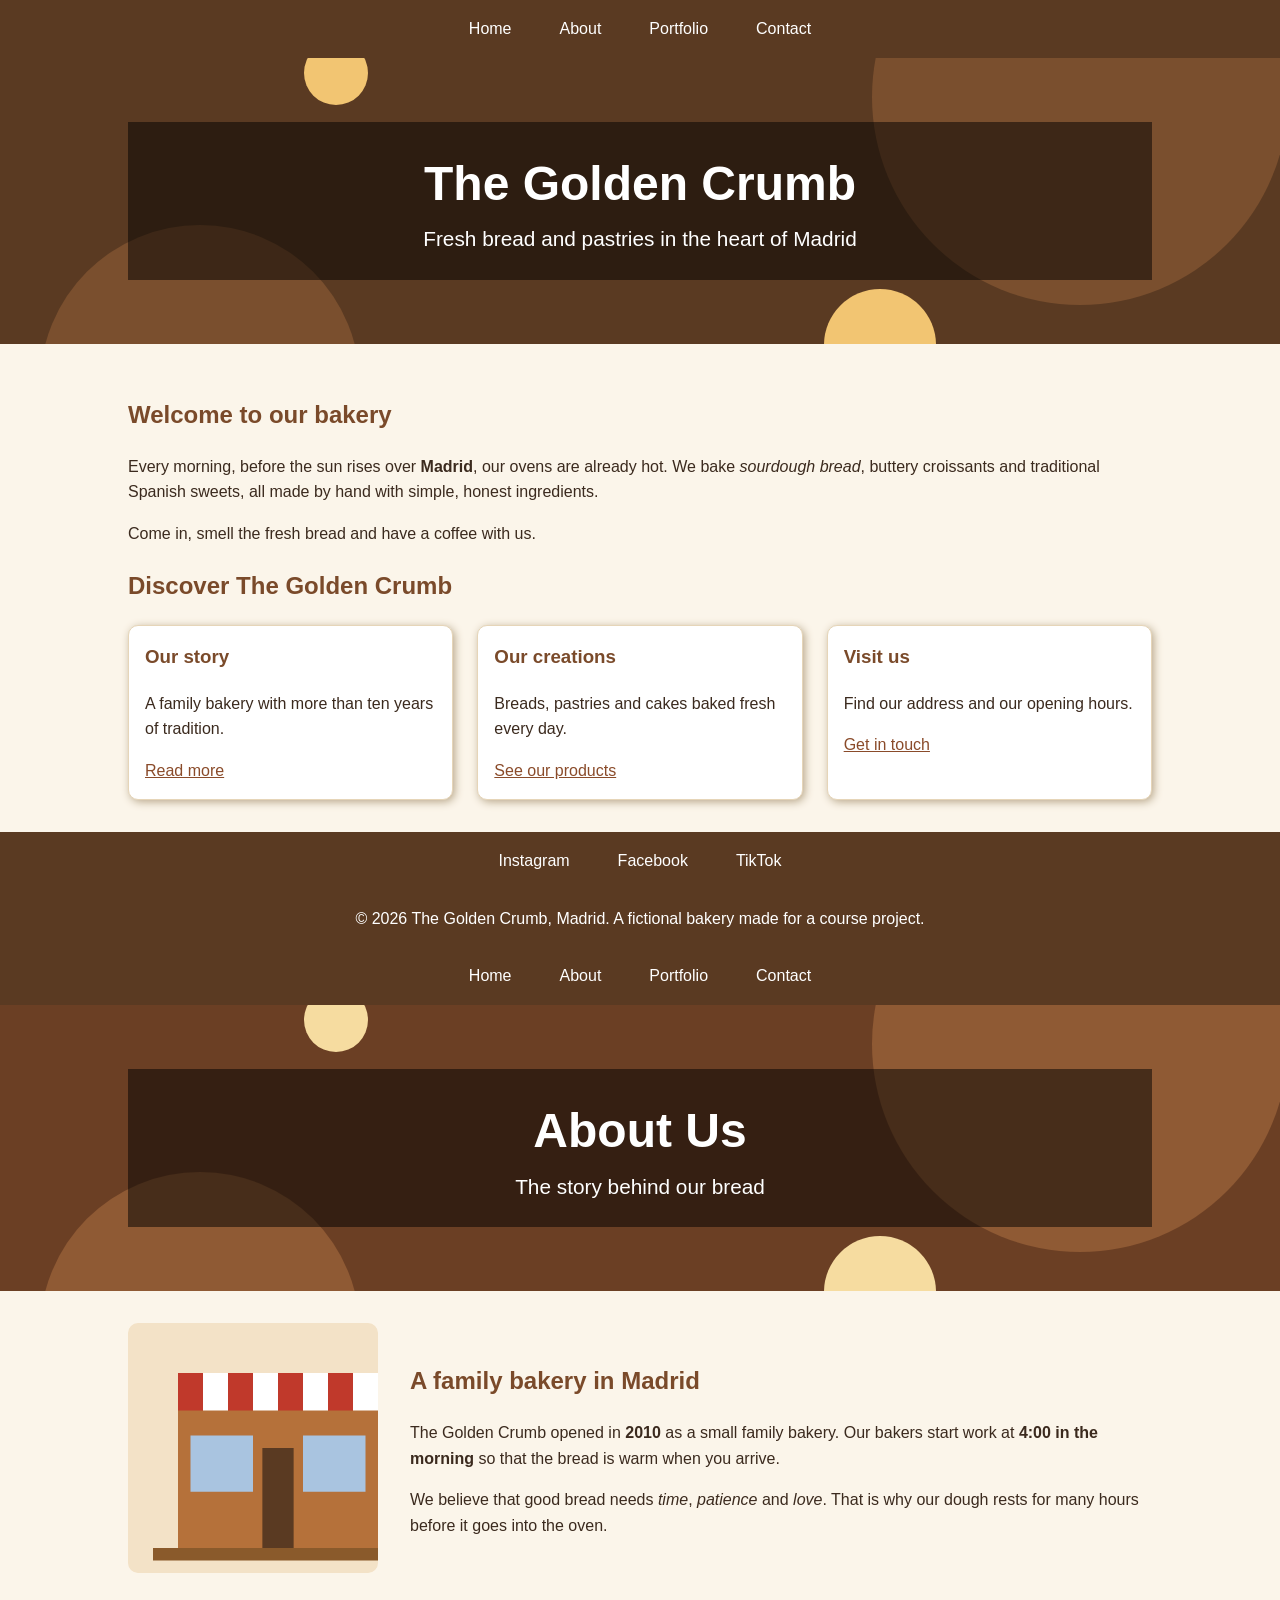
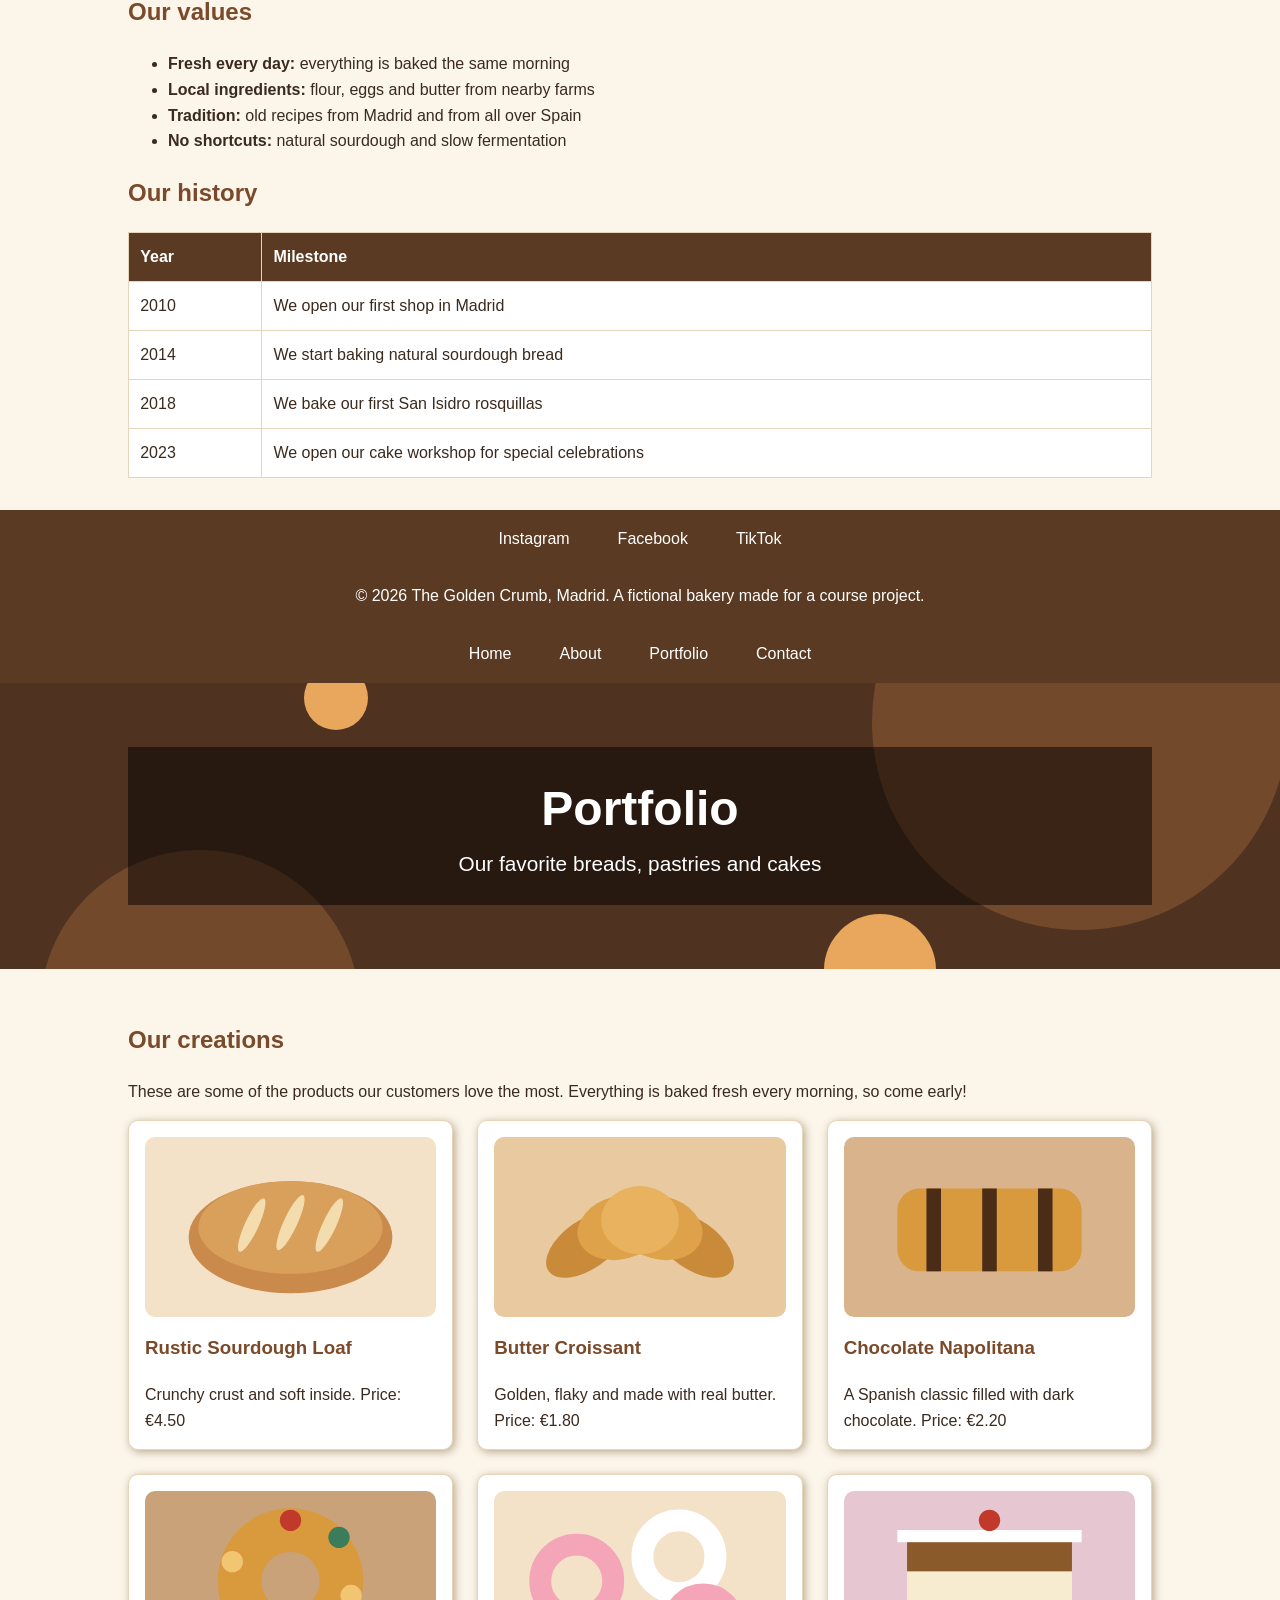
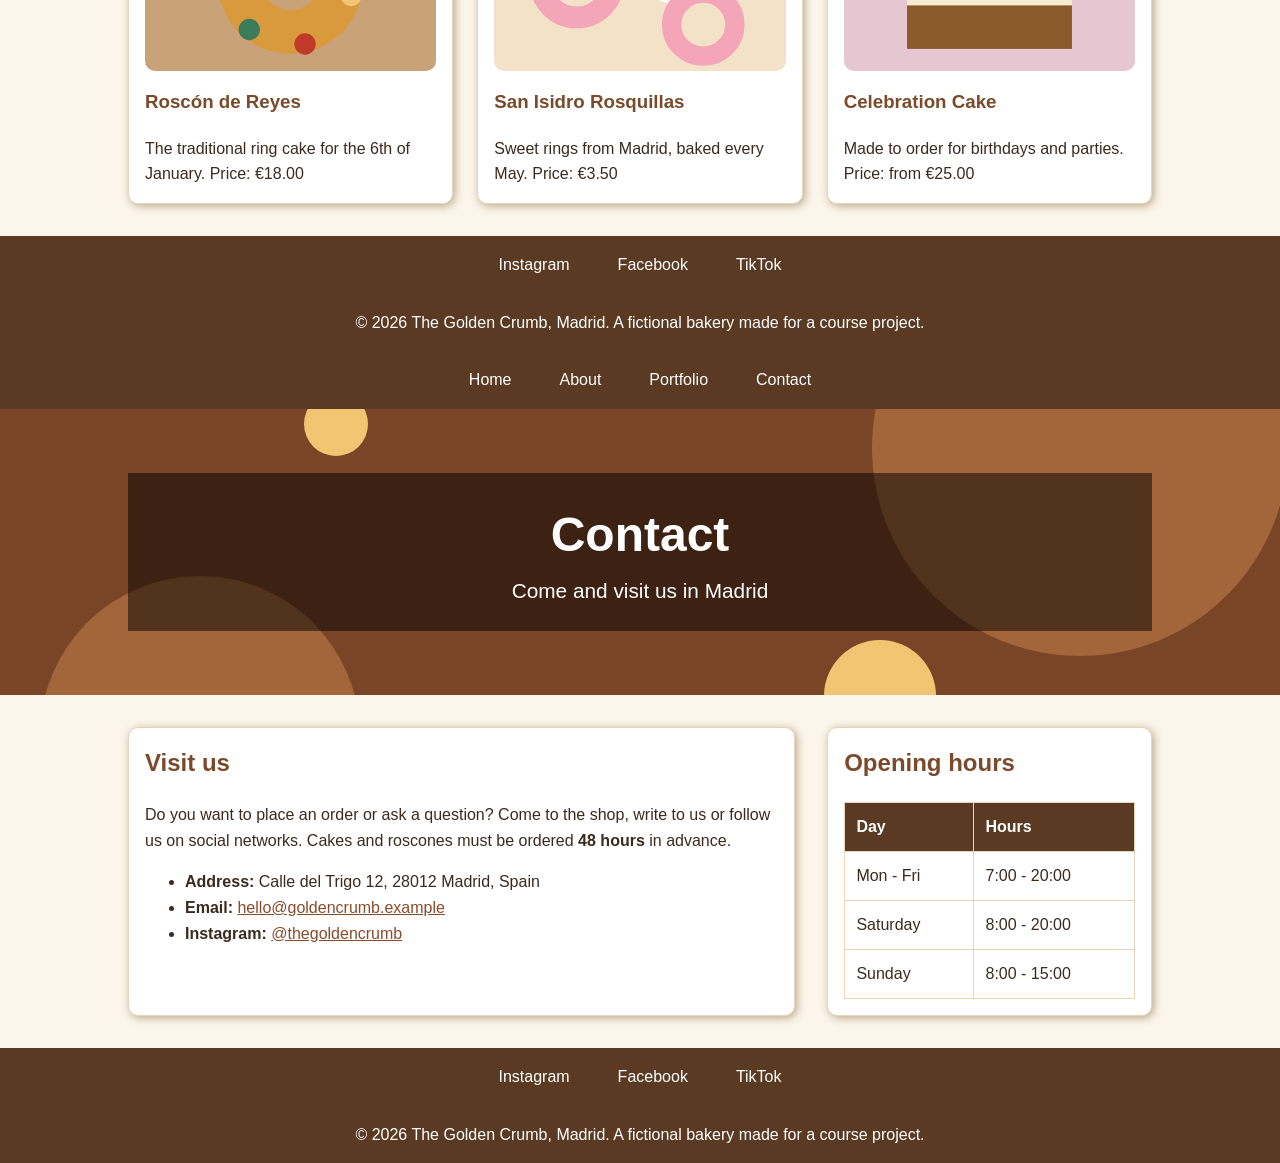
<file: index.html>
<!doctype html>
<html>
<head>
  <meta charset="utf-8">
  <title>Home | The Golden Crumb</title>
  <link rel="stylesheet" type="text/css" href="css/style.css">
</head>
<body>

  <!-- Navigation menu (identical on all pages) -->
  <nav>
    <ul>
      <li><a href="index.html">Home</a></li>
      <li><a href="about.html">About</a></li>
      <li><a href="portfolio.html">Portfolio</a></li>
      <li><a href="contact.html">Contact</a></li>
    </ul>
  </nav>

  <!-- Header: background image + title + subtitle -->
  <header class="header-home">
    <div class="header-text">
      <h1>The Golden Crumb</h1>
      <p>Fresh bread and pastries in the heart of Madrid</p>
    </div>
  </header>

  <!-- Content specific to this page -->
  <div class="content">
    <article>
      <h2>Welcome to our bakery</h2>
      <p>Every morning, before the sun rises over <strong>Madrid</strong>,
      our ovens are already hot. We bake <em>sourdough bread</em>,
      buttery croissants and traditional Spanish sweets, all made by hand
      with simple, honest ingredients.</p>
      <p>Come in, smell the fresh bread and have a coffee with us.</p>
    </article>

    <section>
      <h2>Discover The Golden Crumb</h2>
      <div class="grid">
        <div class="card">
          <h3>Our story</h3>
          <p>A family bakery with more than ten years of tradition.</p>
          <p><a href="about.html">Read more</a></p>
        </div>
        <div class="card">
          <h3>Our creations</h3>
          <p>Breads, pastries and cakes baked fresh every day.</p>
          <p><a href="portfolio.html">See our products</a></p>
        </div>
        <div class="card">
          <h3>Visit us</h3>
          <p>Find our address and our opening hours.</p>
          <p><a href="contact.html">Get in touch</a></p>
        </div>
      </div>
    </section>
  </div>

  <!-- Footer (identical on all pages) -->
  <footer>
    <ul>
      <li><a href="https://www.instagram.com/">Instagram</a></li>
      <li><a href="https://www.facebook.com/">Facebook</a></li>
      <li><a href="https://www.tiktok.com/">TikTok</a></li>
    </ul>
    <p>© 2026 The Golden Crumb, Madrid. A fictional bakery made for a course project.</p>
  </footer>

</body>
</html>
<!doctype html>
<html>
<head>
  <meta charset="utf-8">
  <title>About | The Golden Crumb</title>
  <link rel="stylesheet" type="text/css" href="css/style.css">
</head>
<body>

  <!-- Navigation menu (identical on all pages) -->
  <nav>
    <ul>
      <li><a href="index.html">Home</a></li>
      <li><a href="about.html">About</a></li>
      <li><a href="portfolio.html">Portfolio</a></li>
      <li><a href="contact.html">Contact</a></li>
    </ul>
  </nav>

  <!-- Header: background image + title + subtitle -->
  <header class="header-about">
    <div class="header-text">
      <h1>About Us</h1>
      <p>The story behind our bread</p>
    </div>
  </header>

  <!-- Content specific to this page -->
  <div class="content">
    <article class="story">
      <img src="images/bakery.svg" alt="Front of The Golden Crumb bakery">
      <div>
        <h2>A family bakery in Madrid</h2>
        <p>The Golden Crumb opened in <strong>2010</strong> as a small
        family bakery. Our bakers start work at <strong>4:00 in the
        morning</strong> so that the bread is warm when you arrive.</p>
        <p>We believe that good bread needs <em>time</em>, <em>patience</em>
        and <em>love</em>. That is why our dough rests for many hours before
        it goes into the oven.</p>
      </div>
    </article>

    <section>
      <h2>Our values</h2>
      <ul>
        <li><strong>Fresh every day:</strong> everything is baked the same morning</li>
        <li><strong>Local ingredients:</strong> flour, eggs and butter from nearby farms</li>
        <li><strong>Tradition:</strong> old recipes from Madrid and from all over Spain</li>
        <li><strong>No shortcuts:</strong> natural sourdough and slow fermentation</li>
      </ul>
    </section>

    <section>
      <h2>Our history</h2>
      <table>
        <tr>
          <th>Year</th>
          <th>Milestone</th>
        </tr>
        <tr>
          <td>2010</td>
          <td>We open our first shop in Madrid</td>
        </tr>
        <tr>
          <td>2014</td>
          <td>We start baking natural sourdough bread</td>
        </tr>
        <tr>
          <td>2018</td>
          <td>We bake our first San Isidro rosquillas</td>
        </tr>
        <tr>
          <td>2023</td>
          <td>We open our cake workshop for special celebrations</td>
        </tr>
      </table>
    </section>
  </div>

  <!-- Footer (identical on all pages) -->
  <footer>
    <ul>
      <li><a href="https://www.instagram.com/">Instagram</a></li>
      <li><a href="https://www.facebook.com/">Facebook</a></li>
      <li><a href="https://www.tiktok.com/">TikTok</a></li>
    </ul>
    <p>© 2026 The Golden Crumb, Madrid. A fictional bakery made for a course project.</p>
  </footer>

</body>
</html>
<!doctype html>
<html>
<head>
  <meta charset="utf-8">
  <title>Portfolio | The Golden Crumb</title>
  <link rel="stylesheet" type="text/css" href="css/style.css">
</head>
<body>

  <!-- Navigation menu (identical on all pages) -->
  <nav>
    <ul>
      <li><a href="index.html">Home</a></li>
      <li><a href="about.html">About</a></li>
      <li><a href="portfolio.html">Portfolio</a></li>
      <li><a href="contact.html">Contact</a></li>
    </ul>
  </nav>

  <!-- Header: background image + title + subtitle -->
  <header class="header-portfolio">
    <div class="header-text">
      <h1>Portfolio</h1>
      <p>Our favorite breads, pastries and cakes</p>
    </div>
  </header>

  <!-- Content specific to this page -->
  <div class="content">
    <article>
      <h2>Our creations</h2>
      <p>These are some of the products our customers love the most.
      Everything is baked fresh every morning, so come early!</p>
    </article>

    <section class="grid">
      <div class="card">
        <img src="images/sourdough.svg" alt="Rustic sourdough loaf">
        <h3>Rustic Sourdough Loaf</h3>
        <p>Crunchy crust and soft inside. Price: €4.50</p>
      </div>
      <div class="card">
        <img src="images/croissant.svg" alt="Butter croissant">
        <h3>Butter Croissant</h3>
        <p>Golden, flaky and made with real butter. Price: €1.80</p>
      </div>
      <div class="card">
        <img src="images/napolitana.svg" alt="Chocolate napolitana">
        <h3>Chocolate Napolitana</h3>
        <p>A Spanish classic filled with dark chocolate. Price: €2.20</p>
      </div>
      <div class="card">
        <img src="images/roscon.svg" alt="Roscón de Reyes">
        <h3>Roscón de Reyes</h3>
        <p>The traditional ring cake for the 6th of January. Price: €18.00</p>
      </div>
      <div class="card">
        <img src="images/rosquillas.svg" alt="San Isidro rosquillas">
        <h3>San Isidro Rosquillas</h3>
        <p>Sweet rings from Madrid, baked every May. Price: €3.50</p>
      </div>
      <div class="card">
        <img src="images/cake.svg" alt="Layered chocolate cake">
        <h3>Celebration Cake</h3>
        <p>Made to order for birthdays and parties. Price: from €25.00</p>
      </div>
    </section>
  </div>

  <!-- Footer (identical on all pages) -->
  <footer>
    <ul>
      <li><a href="https://www.instagram.com/">Instagram</a></li>
      <li><a href="https://www.facebook.com/">Facebook</a></li>
      <li><a href="https://www.tiktok.com/">TikTok</a></li>
    </ul>
    <p>© 2026 The Golden Crumb, Madrid. A fictional bakery made for a course project.</p>
  </footer>

</body>
</html>
<!doctype html>
<html>
<head>
  <meta charset="utf-8">
  <title>Contact | The Golden Crumb</title>
  <link rel="stylesheet" type="text/css" href="css/style.css">
</head>
<body>

  <!-- Navigation menu (identical on all pages) -->
  <nav>
    <ul>
      <li><a href="index.html">Home</a></li>
      <li><a href="about.html">About</a></li>
      <li><a href="portfolio.html">Portfolio</a></li>
      <li><a href="contact.html">Contact</a></li>
    </ul>
  </nav>

  <!-- Header: background image + title + subtitle -->
  <header class="header-contact">
    <div class="header-text">
      <h1>Contact</h1>
      <p>Come and visit us in Madrid</p>
    </div>
  </header>

  <!-- Content specific to this page -->
  <div class="content">
    <div class="two-columns">
      <article class="card">
        <h2>Visit us</h2>
        <p>Do you want to place an order or ask a question? Come to the
        shop, write to us or follow us on social networks. Cakes and
        roscones must be ordered <strong>48 hours</strong> in advance.</p>
        <ul>
          <li><strong>Address:</strong> Calle del Trigo 12, 28012 Madrid, Spain</li>
          <li><strong>Email:</strong> <a href="mailto:hello@goldencrumb.example">hello@goldencrumb.example</a></li>
          <li><strong>Instagram:</strong> <a href="https://www.instagram.com/">@thegoldencrumb</a></li>
        </ul>
      </article>

      <aside class="card">
        <h2>Opening hours</h2>
        <table>
          <tr>
            <th>Day</th>
            <th>Hours</th>
          </tr>
          <tr>
            <td>Mon - Fri</td>
            <td>7:00 - 20:00</td>
          </tr>
          <tr>
            <td>Saturday</td>
            <td>8:00 - 20:00</td>
          </tr>
          <tr>
            <td>Sunday</td>
            <td>8:00 - 15:00</td>
          </tr>
        </table>
      </aside>
    </div>
  </div>

  <!-- Footer (identical on all pages) -->
  <footer>
    <ul>
      <li><a href="https://www.instagram.com/">Instagram</a></li>
      <li><a href="https://www.facebook.com/">Facebook</a></li>
      <li><a href="https://www.tiktok.com/">TikTok</a></li>
    </ul>
    <p>© 2026 The Golden Crumb, Madrid. A fictional bakery made for a course project.</p>
  </footer>

</body>
</html>
</file>
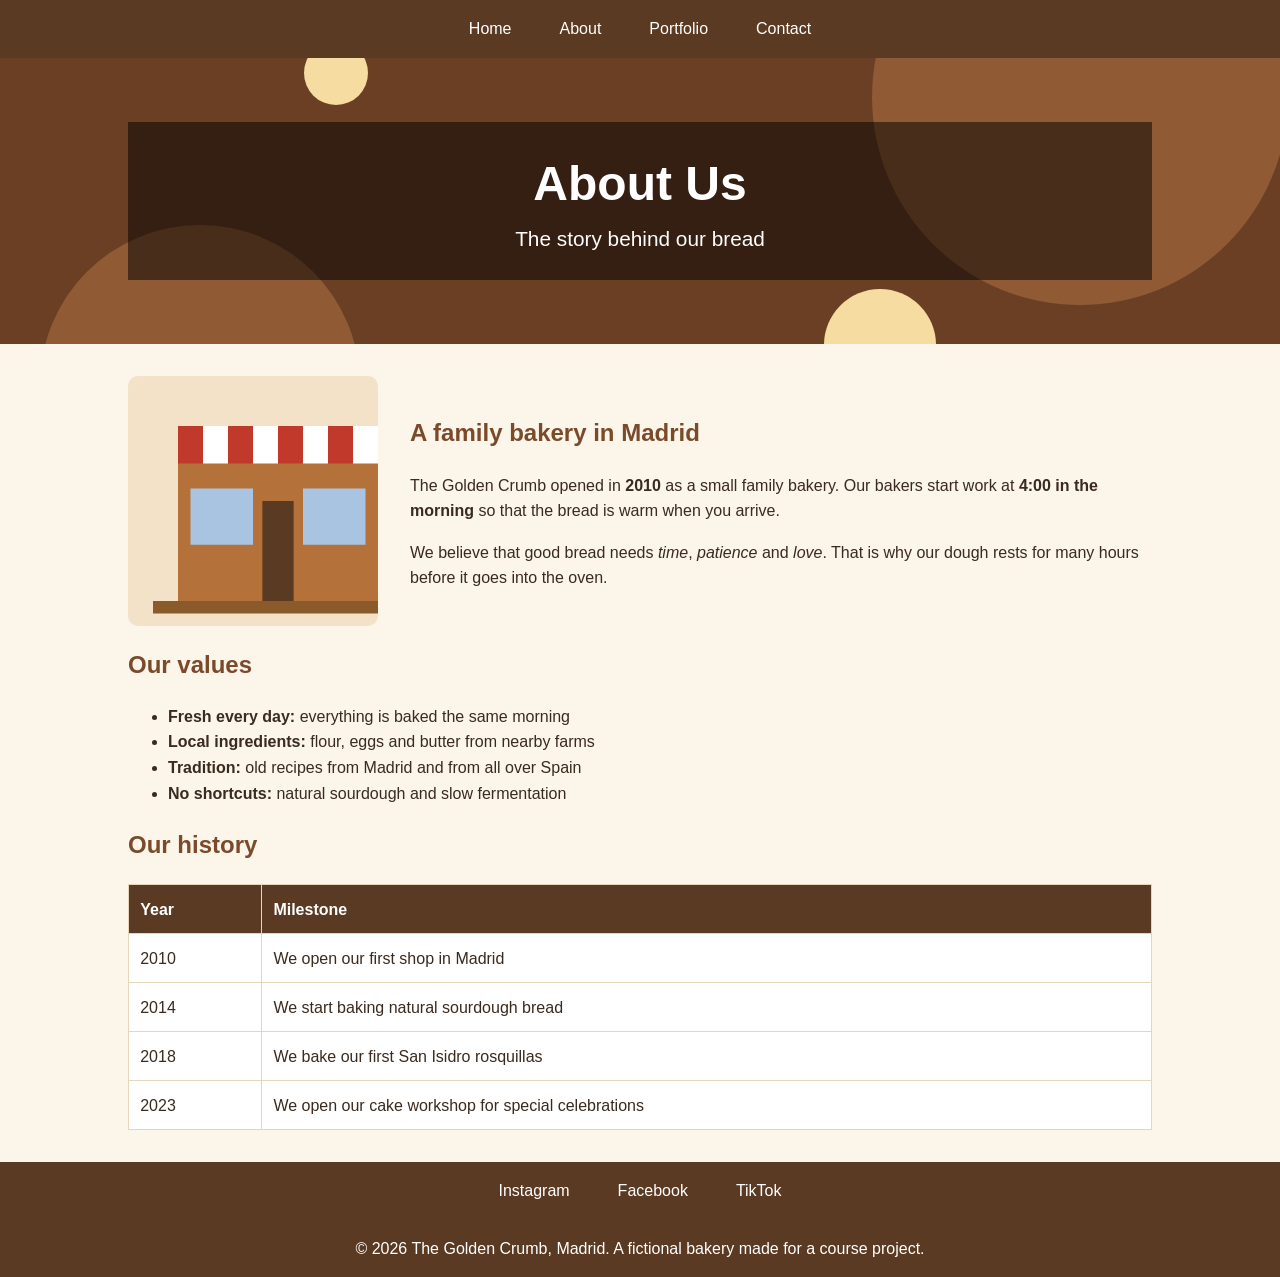
<file: about.html>
<!doctype html>
<html>
<head>
  <meta charset="utf-8">
  <title>About | The Golden Crumb</title>
  <link rel="stylesheet" type="text/css" href="css/style.css">
</head>
<body>

  <!-- Navigation menu (identical on all pages) -->
  <nav>
    <ul>
      <li><a href="index.html">Home</a></li>
      <li><a href="about.html">About</a></li>
      <li><a href="portfolio.html">Portfolio</a></li>
      <li><a href="contact.html">Contact</a></li>
    </ul>
  </nav>

  <!-- Header: background image + title + subtitle -->
  <header class="header-about">
    <div class="header-text">
      <h1>About Us</h1>
      <p>The story behind our bread</p>
    </div>
  </header>

  <!-- Content specific to this page -->
  <div class="content">
    <article class="story">
      <img src="images/bakery.svg" alt="Front of The Golden Crumb bakery">
      <div>
        <h2>A family bakery in Madrid</h2>
        <p>The Golden Crumb opened in <strong>2010</strong> as a small
        family bakery. Our bakers start work at <strong>4:00 in the
        morning</strong> so that the bread is warm when you arrive.</p>
        <p>We believe that good bread needs <em>time</em>, <em>patience</em>
        and <em>love</em>. That is why our dough rests for many hours before
        it goes into the oven.</p>
      </div>
    </article>

    <section>
      <h2>Our values</h2>
      <ul>
        <li><strong>Fresh every day:</strong> everything is baked the same morning</li>
        <li><strong>Local ingredients:</strong> flour, eggs and butter from nearby farms</li>
        <li><strong>Tradition:</strong> old recipes from Madrid and from all over Spain</li>
        <li><strong>No shortcuts:</strong> natural sourdough and slow fermentation</li>
      </ul>
    </section>

    <section>
      <h2>Our history</h2>
      <table>
        <tr>
          <th>Year</th>
          <th>Milestone</th>
        </tr>
        <tr>
          <td>2010</td>
          <td>We open our first shop in Madrid</td>
        </tr>
        <tr>
          <td>2014</td>
          <td>We start baking natural sourdough bread</td>
        </tr>
        <tr>
          <td>2018</td>
          <td>We bake our first San Isidro rosquillas</td>
        </tr>
        <tr>
          <td>2023</td>
          <td>We open our cake workshop for special celebrations</td>
        </tr>
      </table>
    </section>
  </div>

  <!-- Footer (identical on all pages) -->
  <footer>
    <ul>
      <li><a href="https://www.instagram.com/">Instagram</a></li>
      <li><a href="https://www.facebook.com/">Facebook</a></li>
      <li><a href="https://www.tiktok.com/">TikTok</a></li>
    </ul>
    <p>© 2026 The Golden Crumb, Madrid. A fictional bakery made for a course project.</p>
  </footer>

</body>
</html>
</file>
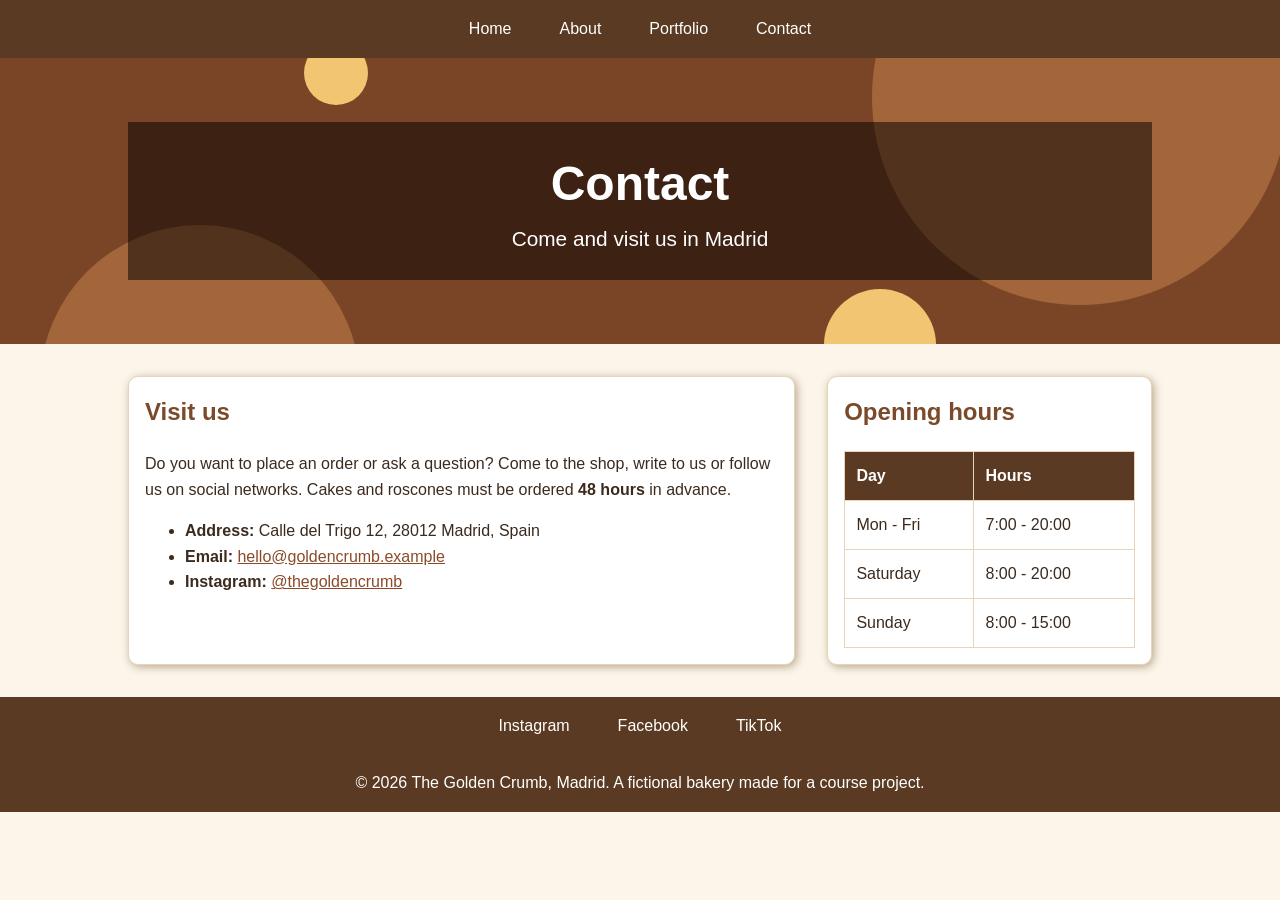
<file: contact.html>
<!doctype html>
<html>
<head>
  <meta charset="utf-8">
  <title>Contact | The Golden Crumb</title>
  <link rel="stylesheet" type="text/css" href="css/style.css">
</head>
<body>

  <!-- Navigation menu (identical on all pages) -->
  <nav>
    <ul>
      <li><a href="index.html">Home</a></li>
      <li><a href="about.html">About</a></li>
      <li><a href="portfolio.html">Portfolio</a></li>
      <li><a href="contact.html">Contact</a></li>
    </ul>
  </nav>

  <!-- Header: background image + title + subtitle -->
  <header class="header-contact">
    <div class="header-text">
      <h1>Contact</h1>
      <p>Come and visit us in Madrid</p>
    </div>
  </header>

  <!-- Content specific to this page -->
  <div class="content">
    <div class="two-columns">
      <article class="card">
        <h2>Visit us</h2>
        <p>Do you want to place an order or ask a question? Come to the
        shop, write to us or follow us on social networks. Cakes and
        roscones must be ordered <strong>48 hours</strong> in advance.</p>
        <ul>
          <li><strong>Address:</strong> Calle del Trigo 12, 28012 Madrid, Spain</li>
          <li><strong>Email:</strong> <a href="mailto:hello@goldencrumb.example">hello@goldencrumb.example</a></li>
          <li><strong>Instagram:</strong> <a href="https://www.instagram.com/">@thegoldencrumb</a></li>
        </ul>
      </article>

      <aside class="card">
        <h2>Opening hours</h2>
        <table>
          <tr>
            <th>Day</th>
            <th>Hours</th>
          </tr>
          <tr>
            <td>Mon - Fri</td>
            <td>7:00 - 20:00</td>
          </tr>
          <tr>
            <td>Saturday</td>
            <td>8:00 - 20:00</td>
          </tr>
          <tr>
            <td>Sunday</td>
            <td>8:00 - 15:00</td>
          </tr>
        </table>
      </aside>
    </div>
  </div>

  <!-- Footer (identical on all pages) -->
  <footer>
    <ul>
      <li><a href="https://www.instagram.com/">Instagram</a></li>
      <li><a href="https://www.facebook.com/">Facebook</a></li>
      <li><a href="https://www.tiktok.com/">TikTok</a></li>
    </ul>
    <p>© 2026 The Golden Crumb, Madrid. A fictional bakery made for a course project.</p>
  </footer>

</body>
</html>
</file>
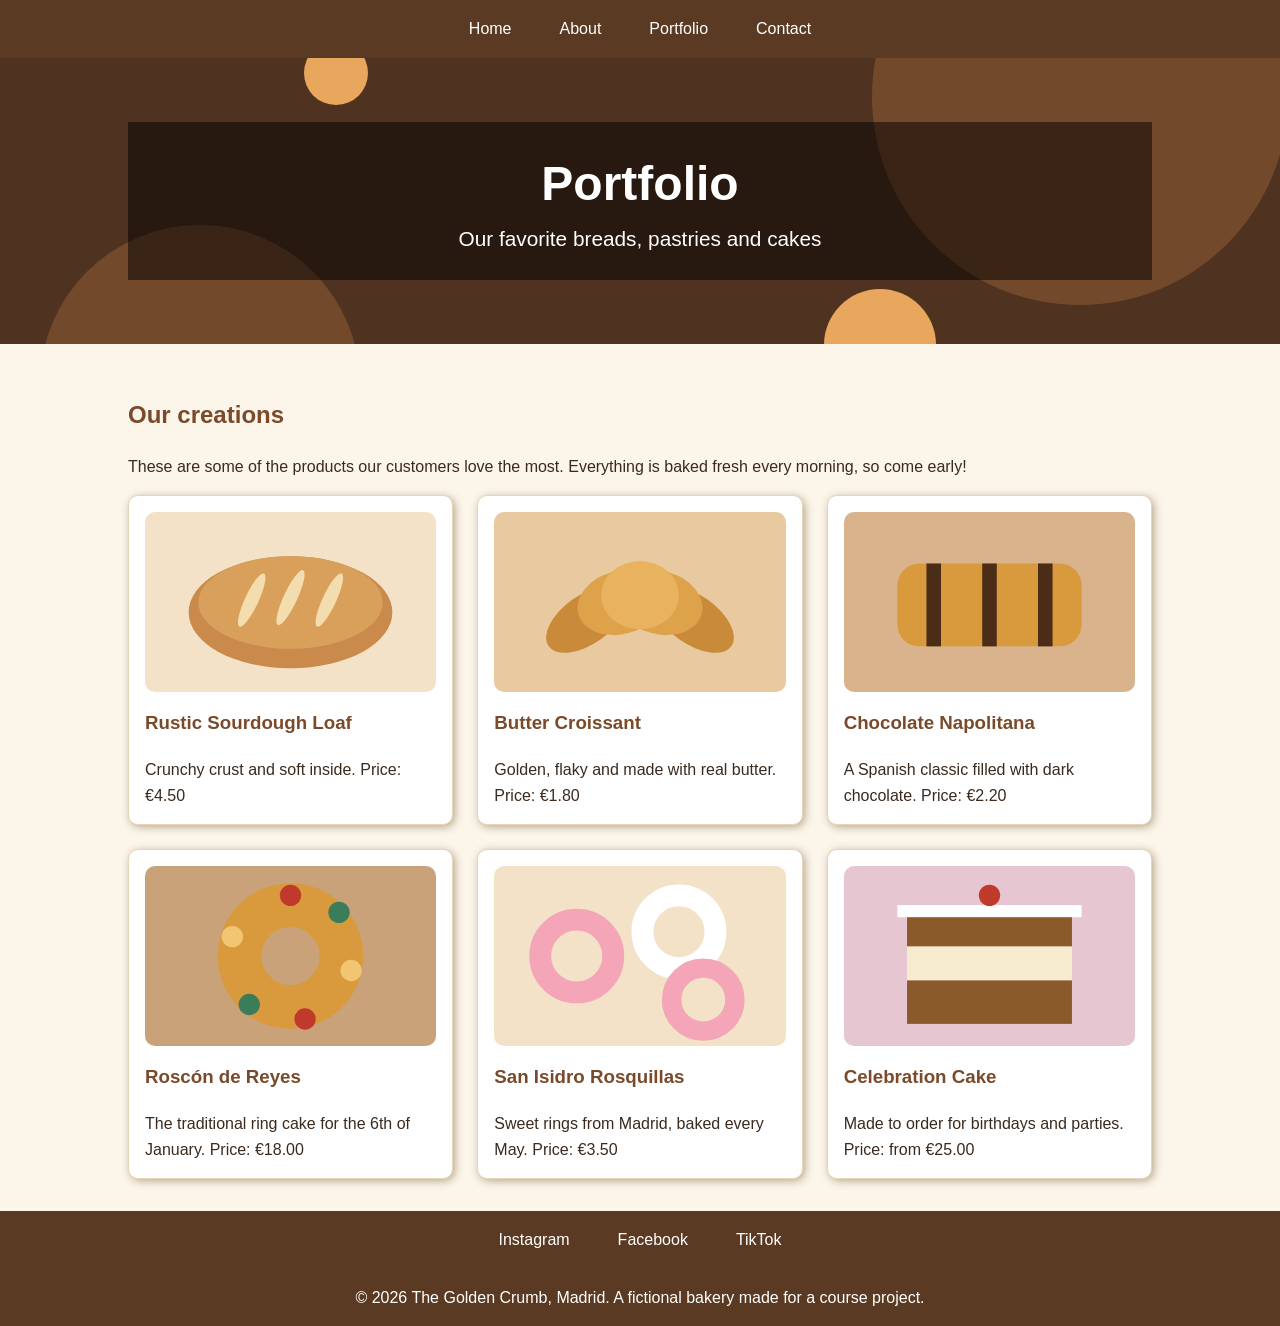
<file: portfolio.html>
<!doctype html>
<html>
<head>
  <meta charset="utf-8">
  <title>Portfolio | The Golden Crumb</title>
  <link rel="stylesheet" type="text/css" href="css/style.css">
</head>
<body>

  <!-- Navigation menu (identical on all pages) -->
  <nav>
    <ul>
      <li><a href="index.html">Home</a></li>
      <li><a href="about.html">About</a></li>
      <li><a href="portfolio.html">Portfolio</a></li>
      <li><a href="contact.html">Contact</a></li>
    </ul>
  </nav>

  <!-- Header: background image + title + subtitle -->
  <header class="header-portfolio">
    <div class="header-text">
      <h1>Portfolio</h1>
      <p>Our favorite breads, pastries and cakes</p>
    </div>
  </header>

  <!-- Content specific to this page -->
  <div class="content">
    <article>
      <h2>Our creations</h2>
      <p>These are some of the products our customers love the most.
      Everything is baked fresh every morning, so come early!</p>
    </article>

    <section class="grid">
      <div class="card">
        <img src="images/sourdough.svg" alt="Rustic sourdough loaf">
        <h3>Rustic Sourdough Loaf</h3>
        <p>Crunchy crust and soft inside. Price: €4.50</p>
      </div>
      <div class="card">
        <img src="images/croissant.svg" alt="Butter croissant">
        <h3>Butter Croissant</h3>
        <p>Golden, flaky and made with real butter. Price: €1.80</p>
      </div>
      <div class="card">
        <img src="images/napolitana.svg" alt="Chocolate napolitana">
        <h3>Chocolate Napolitana</h3>
        <p>A Spanish classic filled with dark chocolate. Price: €2.20</p>
      </div>
      <div class="card">
        <img src="images/roscon.svg" alt="Roscón de Reyes">
        <h3>Roscón de Reyes</h3>
        <p>The traditional ring cake for the 6th of January. Price: €18.00</p>
      </div>
      <div class="card">
        <img src="images/rosquillas.svg" alt="San Isidro rosquillas">
        <h3>San Isidro Rosquillas</h3>
        <p>Sweet rings from Madrid, baked every May. Price: €3.50</p>
      </div>
      <div class="card">
        <img src="images/cake.svg" alt="Layered chocolate cake">
        <h3>Celebration Cake</h3>
        <p>Made to order for birthdays and parties. Price: from €25.00</p>
      </div>
    </section>
  </div>

  <!-- Footer (identical on all pages) -->
  <footer>
    <ul>
      <li><a href="https://www.instagram.com/">Instagram</a></li>
      <li><a href="https://www.facebook.com/">Facebook</a></li>
      <li><a href="https://www.tiktok.com/">TikTok</a></li>
    </ul>
    <p>© 2026 The Golden Crumb, Madrid. A fictional bakery made for a course project.</p>
  </footer>

</body>
</html>
</file>
<file: css/style.css>
/* ===== 1. General rules (inherited by the whole page) ===== */
* {
  box-sizing: border-box;
}

body {
  margin: 0;
  font-family: Arial, Helvetica, sans-serif;
  line-height: 1.6;
  color: #3b2a1e;
  background-color: #fbf5ea;
}

h2 {
  color: #7a4a2a;
}

a {
  color: #8a4b2a;
}

/* ===== 2. Navigation menu and footer links (same look) ===== */
nav,
footer {
  background-color: #5a3a22;
}

nav ul,
footer ul {
  list-style-type: none;
  margin: 0;
  padding: 0;
  display: flex;
  justify-content: center;
}

nav a,
footer a {
  display: block;
  padding: 1em 1.5em;
  color: #ffffff;
  text-decoration: none;
}

nav a:hover,
footer a:hover {
  background-color: #f2c572;
  color: #000000;
}

/* ===== 3. Header with background image ===== */
header {
  padding: 4em 10%;
  text-align: center;
  color: #ffffff;
  background-color: #5a3a22;
  background-size: cover;
  background-repeat: no-repeat;
  background-position: center;
}

/* One background image for each page */
.header-home {
  background-image: url(../images/header-home.svg);
}

.header-about {
  background-image: url(../images/header-about.svg);
}

.header-portfolio {
  background-image: url(../images/header-portfolio.svg);
}

.header-contact {
  background-image: url(../images/header-contact.svg);
}

/* Semi-transparent box so the text is easy to read over the image */
.header-text {
  padding: 1.5em;
  background-color: rgba(0, 0, 0, 0.5);
}

.header-text h1 {
  margin: 0;
  font-size: 3em;
}

.header-text p {
  margin: 0;
  font-size: 1.3em;
}

/* ===== 4. Content area ===== */
.content {
  padding: 2em 10%;
}

/* Cards (used in Home, Portfolio and Contact) */
.card {
  background-color: #ffffff;
  border: 1px solid #e6d5b8;
  border-radius: 10px;
  padding: 1em;
  box-shadow: 2px 2px 8px #b9a88c;
}

.card h2,
.card h3 {
  margin-top: 0;
  color: #7a4a2a;
}

.card p {
  margin-bottom: 0;
}

.card img {
  display: block;
  width: 100%;
  height: 180px;
  object-fit: cover;
  border-radius: 10px;
  margin-bottom: 1em;
}

/* Grid of cards: 3 columns */
.grid {
  display: grid;
  grid-template-columns: repeat(3, 1fr);
  gap: 1.5em;
}

/* ===== 5. About page ===== */
.story {
  display: flex;
  align-items: center;
}

.story img {
  width: 250px;
  border-radius: 10px;
  margin-right: 2em;
}

/* Tables */
table {
  width: 100%;
  border-collapse: collapse;
  background-color: #ffffff;
}

th,
td {
  border: 1px solid #e6d5b8;
  padding: 0.7em;
  text-align: left;
}

th {
  background-color: #5a3a22;
  color: #ffffff;
}

/* ===== 6. Contact page: two columns with flex ===== */
.two-columns {
  display: flex;
}

.two-columns article {
  flex: 3 1 60%;
  margin-right: 2em;
}

.two-columns aside {
  flex: 1 1 30%;
}

/* ===== 7. Footer ===== */
footer {
  text-align: center;
  color: #ffffff;
}

footer p {
  margin: 0;
  padding: 1em;
}
</file>
